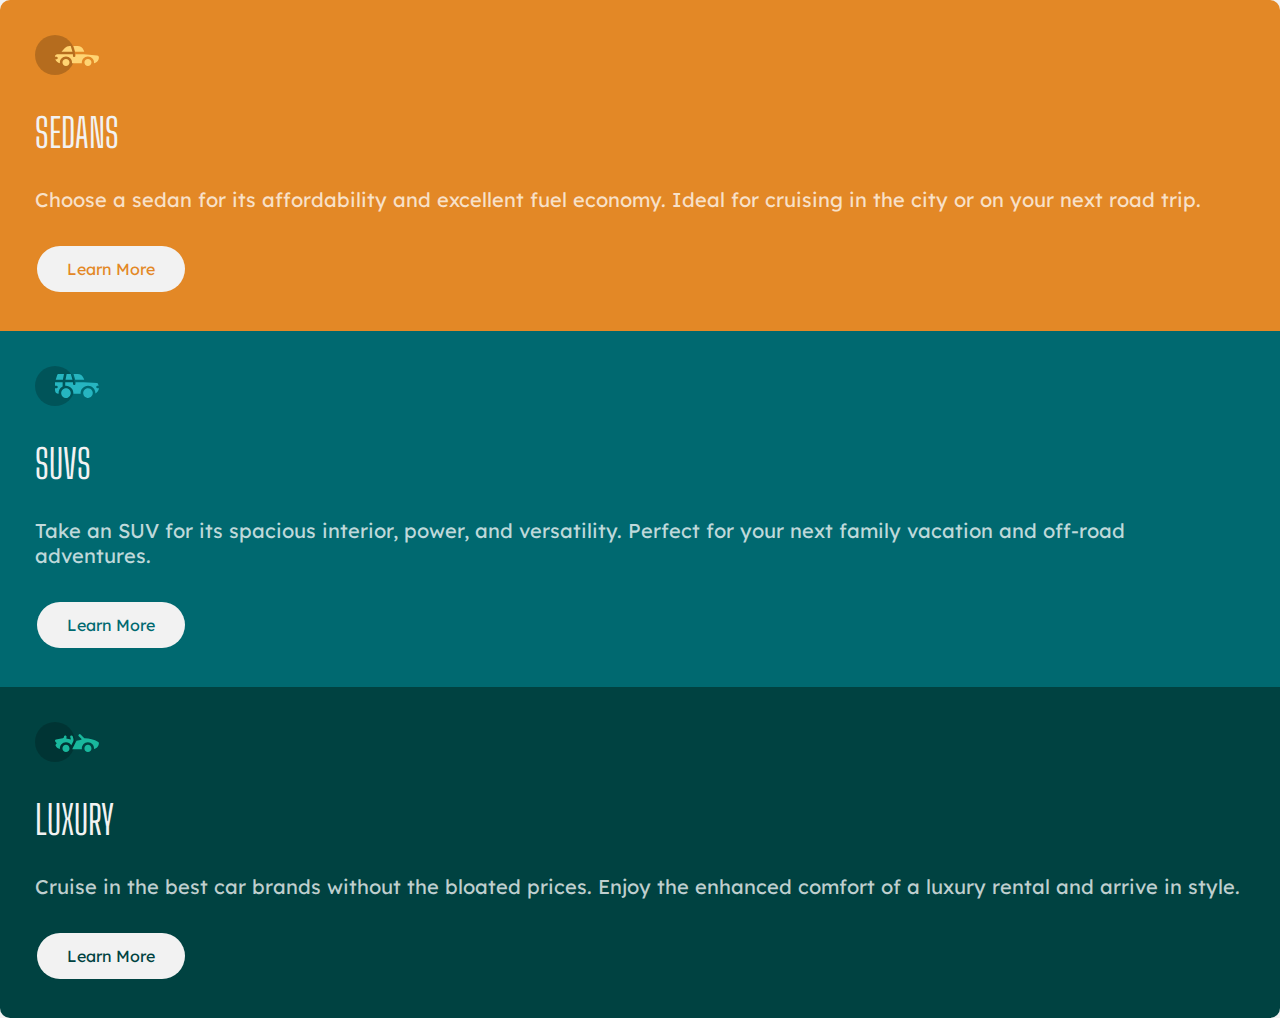
<file: 3_card_column/3_card column.html>
<!DOCTYPE html>
<html lang="en">
<head>
    <meta charset="UTF-8">
    <meta http-equiv="X-UA-Compatible" content="IE=edge">
    <meta name="viewport" content="width=device-width, initial-scale=1.0">
    <link rel="stylesheet" href="style.css">
    <link rel="icon" href="images/favicon-32x32.png">
    <title>Column Card</title>
</head>
<body class="bg-color">

    <div class="main_content" > 

        <div class="content">
            <div class="sedans">
                <div style="padding:35px">
    
                    <div ><img src="./images/icon-sedans.svg" alt=""></div>
                    <div class="heading title">Sedans</div>
                    <div class="para">
                        <p class="p-color ">Choose a sedan for its
                            affordability and excellent fuel
                            economy. Ideal for cruising 
                            in the city or on your next road
                            trip.</p>
                    </div>
    
                    <div class="btn para">
                        Learn More
                    </div>
                    
                </div>
            </div>
    
            <div class="suvs">
                <div style="padding:35px">
                    <div><img src="./images/icon-suvs.svg" alt=""></div>
                    <div class="heading title">Suvs</div>
                    <div class="para">
                        <p class="p-color">Take an SUV for its spacious
                            interior, power, and versatility.
                            Perfect for your next family
                            vacation and off-road
                            adventures.</p>
                    </div>
                    
                    <div class="btn para">
                        Learn More
                    </div>
                    
                </div>
            </div>
    
            <div class="luxury">
                <div style="padding:35px">
                    <div><img src="./images/icon-luxury.svg" alt=""></div>
                    <div  class="heading title">luxury</div>
                    <div class="para">
                        <p class="p-color">Cruise in the best car brands
                            without the bloated prices.
                            Enjoy the enhanced comfort of
                            a luxury rental and arrive in
                            style.</p>
                    </div>
                    <div class="btn para">
                        Learn More
                    </div>
                    
                </div>
            </div>
        </div>
    </div>
    
</body>
</html>
</file>
<file: 3_card_column/style.css>
@import url('https://fonts.googleapis.com/css2?family=Lexend+Deca&display=swap');
@import url('https://fonts.googleapis.com/css2?family=Big+Shoulders+Display:wght@700&display=swap');

.title{
    font-family: 'Big Shoulders Display', cursive;
}
.para{
    font-family: 'Lexend Deca', sans-serif;
    margin-bottom: 30px;
}
*{
    margin: 0;
    padding: 0;
    box-sizing: border-box;
    font-size: 15px;  
}

.b{
    border: 1px solid white;
}
.bg-color{
    background-color: hsl(0, 0%, 95%);
}
.heading{
    color: hsl(0, 0%, 95%);
    text-transform: uppercase;
    font-size: 40px;
    margin-top: 30px;
}
p{
    margin-top: 30px;
}
.p-color{
    color: hsla(0, 0%, 100%, 0.75);
    font-size: 20px;
}
.main_content{
    display: flex;
    flex-direction: column;
    /*margin: 50px 30px;*/
   
}
.sedans{
    background-color: hsl(31, 77%, 52%);
    border-top-left-radius: 10px;
    border-top-right-radius: 10px

}
.suvs{
    background-color: hsl(184, 100%, 22%);

}
.luxury{
    background-color: hsl(179, 100%, 13%);
    border-bottom-left-radius: 10px;
    border-bottom-right-radius: 10px;


}
.btn {
    margin-top: 30px;
    border: none;
    padding: 13px 30px;
    text-align: center;
    display: inline-block;
    font-size: 16px;
    margin: 4px 2px;
    cursor: pointer;
    border-radius: 50px;
  }

.sedans .btn{
    background-color:hsl(0, 0%, 95%);
    color:hsl(31, 77%, 52%);
}

.suvs .btn{
    background-color:hsl(0, 0%, 95%);
    color:hsl(184, 100%, 22%);
}

.luxury .btn{
    background-color:hsl(0, 0%, 95%);
    color:hsl(179, 100%, 13%);
}

.sedans .btn:hover{
    border: 3px solid hsl(0, 0%, 95%);
    background-color: hsl(31, 77%, 52%);
    color:hsl(0, 0%, 95%);
    padding: 10px 27px;

}
.suvs .btn:hover{
    border: 3px solid hsl(0, 0%, 95%);
    background-color: hsl(184, 100%, 22%);
    color:hsl(0, 0%, 95%);
    padding: 10px 27px;

}
.luxury .btn:hover{
    border: 3px solid hsl(0, 0%, 95%);
    background-color: hsl(179, 100%, 13%);
    color:hsl(0, 0%, 95%);
    padding: 10px 27px;

}


@media screen and (min-width:1440px) {

    .main_content{
        display: flex;
        /*flex-direction: row;*/
        justify-content: center;
        align-items: center;
        height: 100vh;
           
    }
    .para{
        margin-bottom: 60px;     
        text-justify: inter-word;
    }
    .content{
        width: 60%; 
        display: flex;
        
            
    }
    .sedans{       

        border-top-left-radius: 10px;
        border-top-right-radius: 0;
        border-bottom-left-radius: 10px;    
    }
    
    .luxury{       
       
        border-bottom-left-radius: 0px;
        border-bottom-right-radius: 10px;
        border-top-right-radius: 10px;    
    
    }
    .sedans .btn,.suvs .btn,.luxury .btn{
        margin-top: 20px;
    }
    
}

@media screen and (width:1440px) {
    .suvs .btn,.luxury .btn{
        margin-top: 44px;
    }
    
}
</file>
